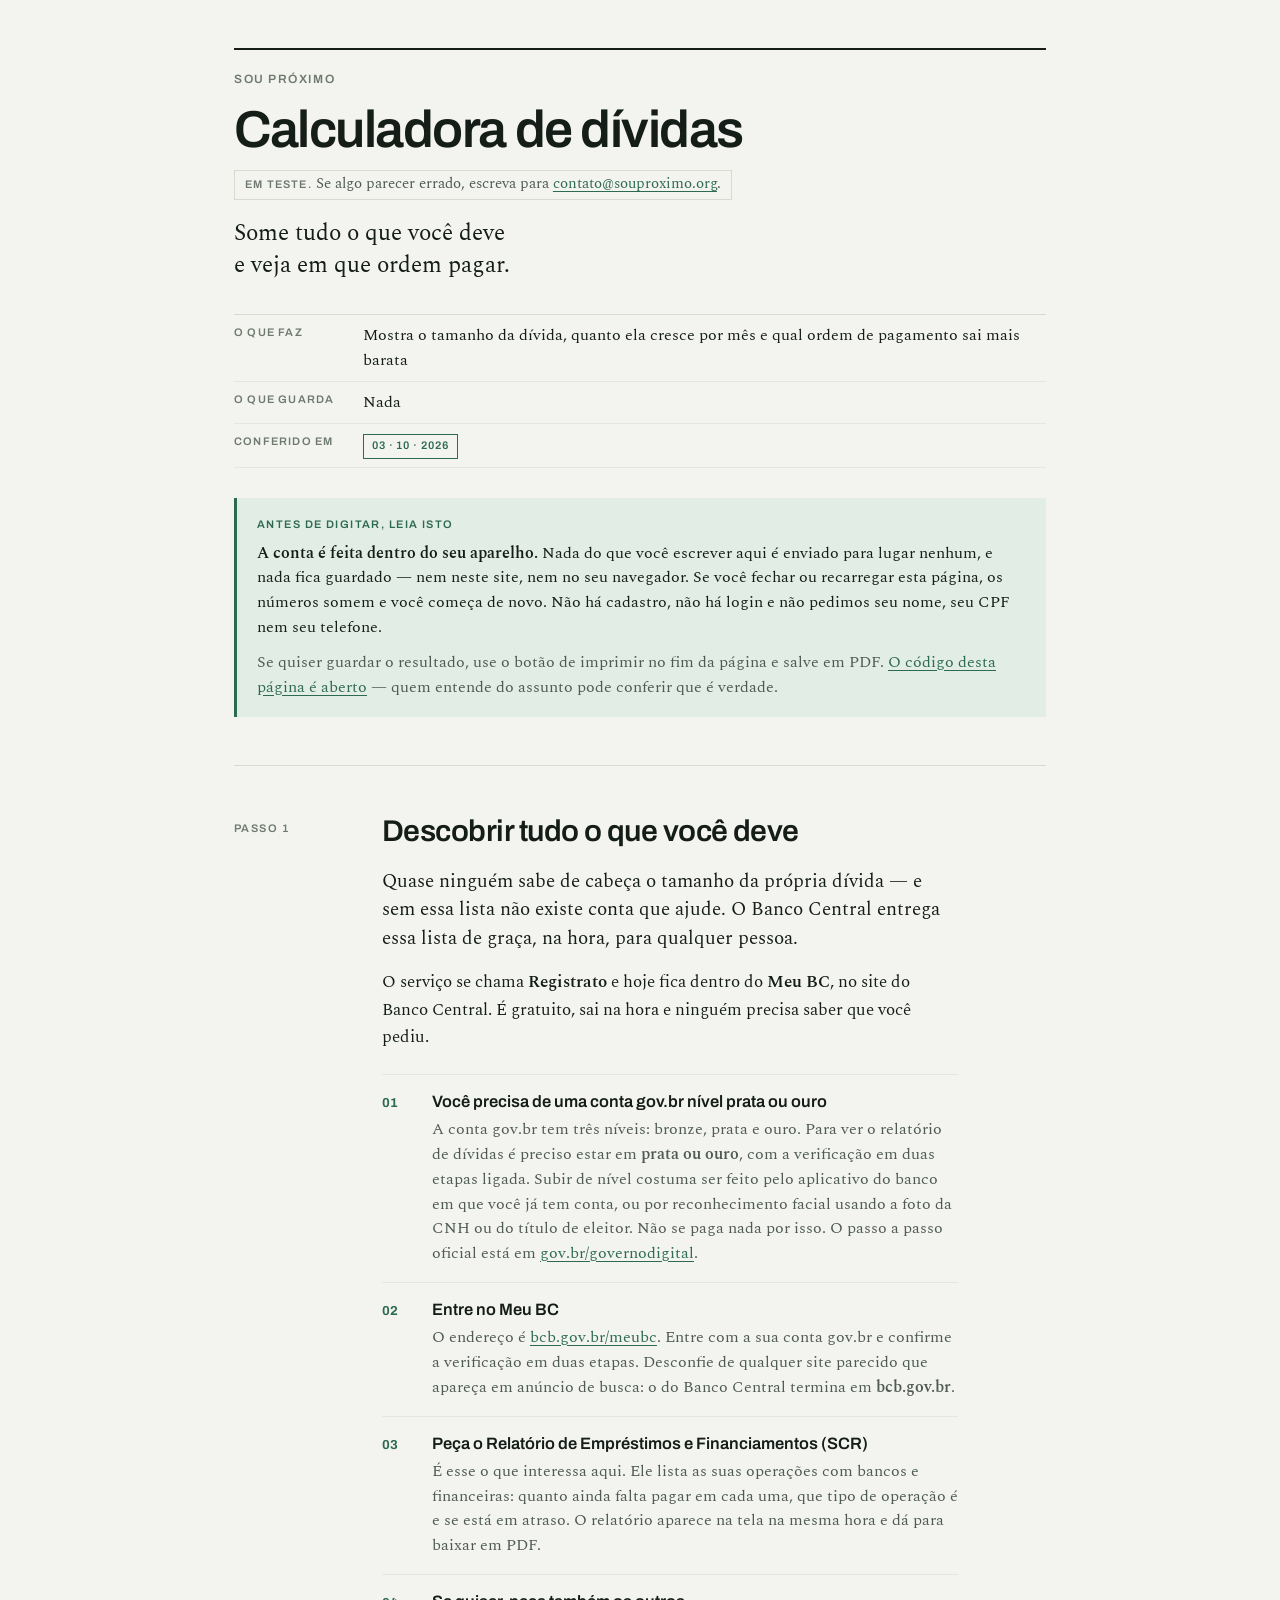
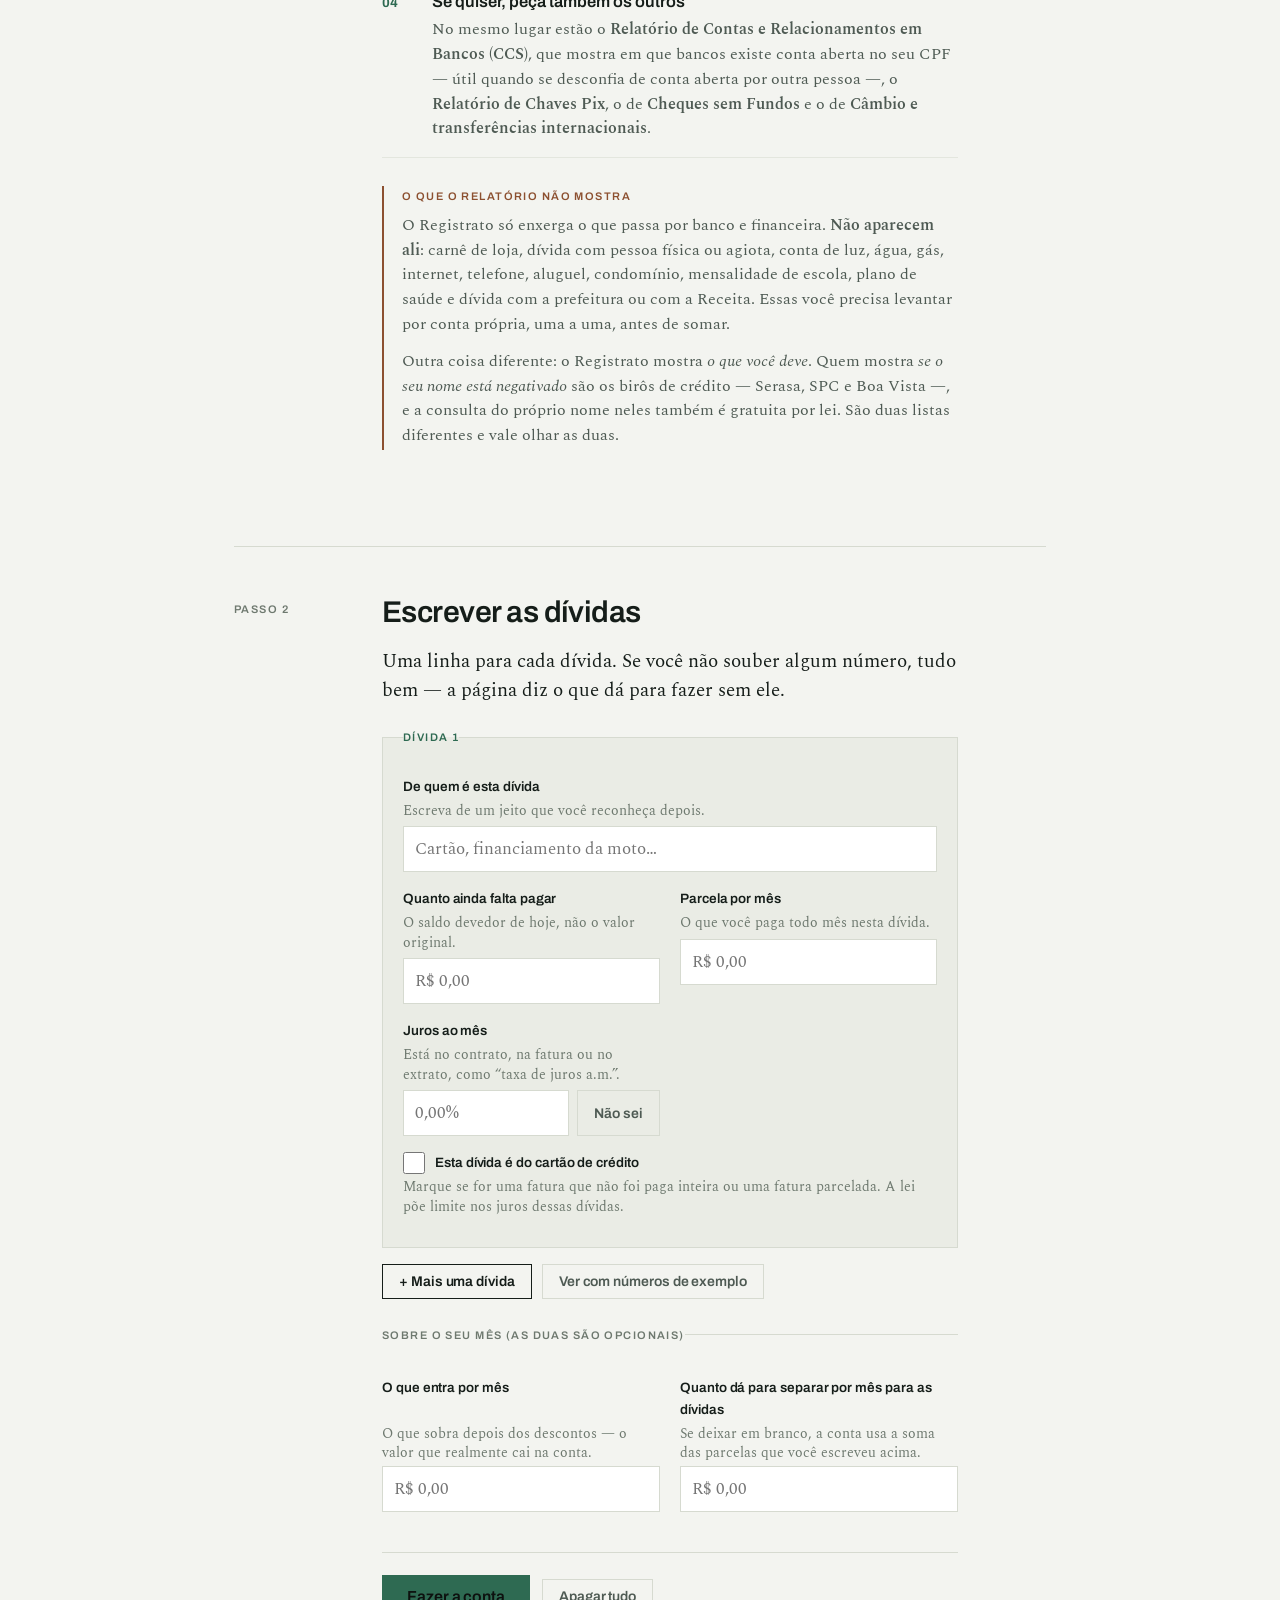
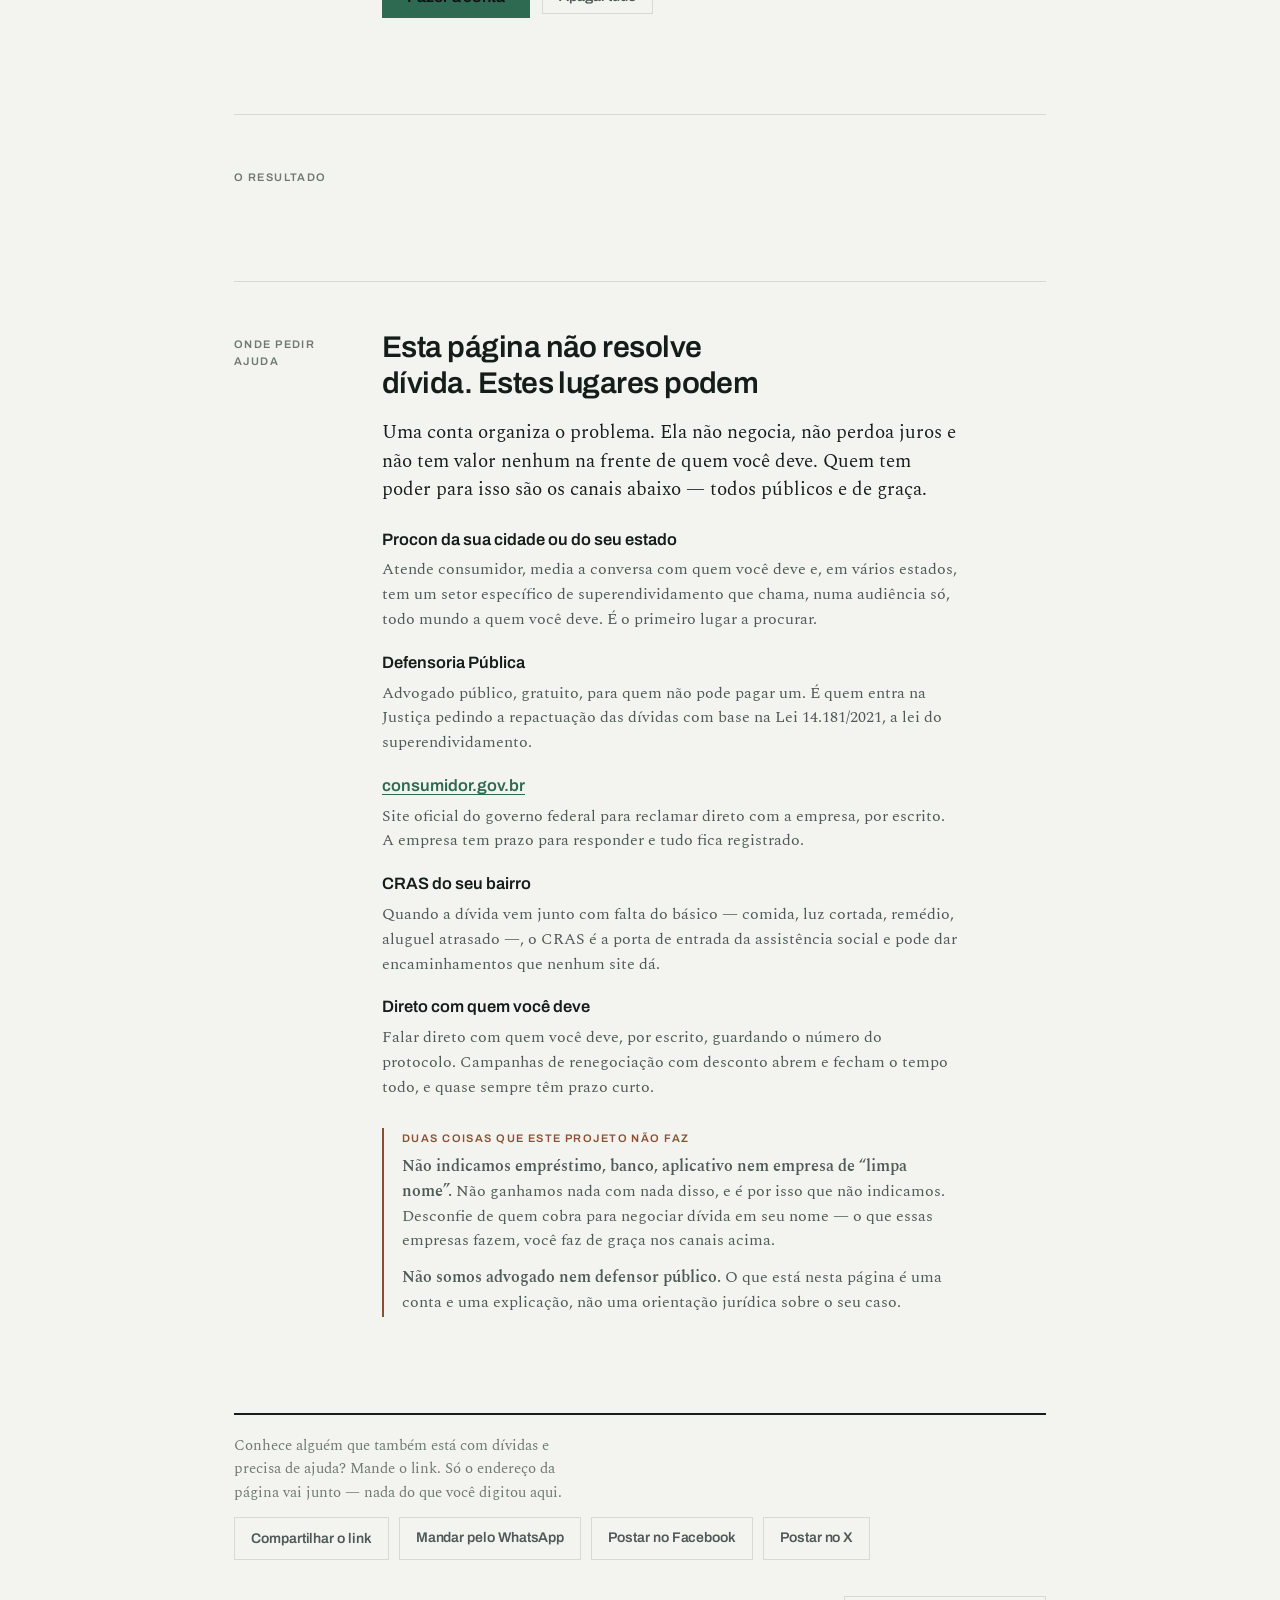
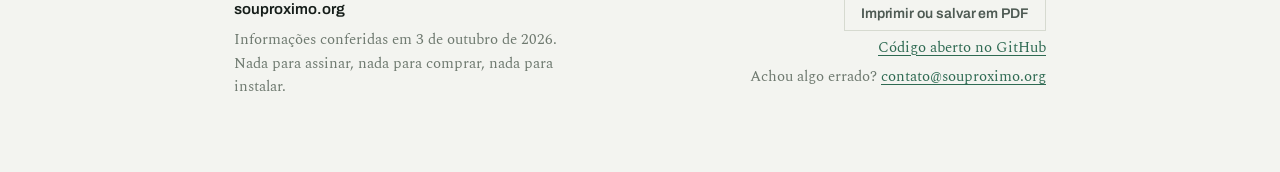
<file: index.html>
<!doctype html>
<html lang="pt-BR">
<head>
<meta charset="utf-8">
<meta name="viewport" content="width=device-width,initial-scale=1,viewport-fit=cover">
<title>Calculadora de dívidas — Sou Próximo</title>
<meta name="description" content="Some tudo o que você deve, veja quanto cada dívida cresce por mês e em que ordem pagar. A conta é feita no seu aparelho e nada do que você digitar sai dele.">
<meta name="robots" content="index, follow">

<meta property="og:type" content="website">
<meta property="og:site_name" content="Sou Próximo">
<meta property="og:locale" content="pt_BR">
<meta property="og:title" content="Calculadora de dívidas">
<meta property="og:description" content="Some tudo o que você deve, veja quanto cada dívida cresce por mês e em que ordem pagar. Nada do que você digitar sai do seu aparelho.">
<meta property="og:url" content="https://souproximo.org/dividas/">
<!-- Endereço absoluto: quem lê estas tags é o robô da rede social, que não
     resolve caminho relativo. A fonte da imagem está em ferramentas/. -->
<meta property="og:image" content="https://souproximo.org/dividas/compartilhar.png">
<meta property="og:image:type" content="image/png">
<meta property="og:image:width" content="1200">
<meta property="og:image:height" content="630">
<meta property="og:image:alt" content="Calculadora de dívidas, do Sou Próximo: some tudo o que você deve e veja em que ordem pagar.">
<meta name="twitter:card" content="summary_large_image">

<link rel="icon" href="./favicon.svg" type="image/svg+xml">
<link rel="stylesheet" href="./calculadora.css">
<link rel="preload" href="./fonts/spectral-latin-400-normal.woff2" as="font" type="font/woff2" crossorigin>
<link rel="preload" href="./fonts/archivo-latin-600-normal.woff2" as="font" type="font/woff2" crossorigin>
</head>
<body>

<div class="sheet">

  <header class="ficha">
    <p class="marca-projeto"><a href="https://souproximo.org">Sou Próximo</a></p>
    <h1 class="titulo">Calculadora de dívidas</h1>
    <p class="em-teste contato"><strong>Em teste.</strong> Se algo parecer errado, escreva para <a href="mailto:contato@souproximo.org?subject=Calculadora%20de%20d%C3%ADvidas">contato@souproximo.org</a>.</p>
    <p class="tese">Some tudo o que você deve e veja em que ordem pagar.</p>

    <dl class="dados">
      <dt>O que faz</dt>
      <dd>Mostra o tamanho da dívida, quanto ela cresce por mês e qual ordem de pagamento sai mais barata</dd>
      <dt>O que guarda</dt>
      <dd>Nada</dd>
      <dt>Conferido em</dt>
      <dd><span class="selo">03 · 10 · 2026</span></dd>
    </dl>

    <div class="privacidade">
      <span class="label">Antes de digitar, leia isto</span>
      <p><strong>A conta é feita dentro do seu aparelho.</strong> Nada do que você escrever aqui é enviado para lugar nenhum, e nada fica guardado — nem neste site, nem no seu navegador. Se você fechar ou recarregar esta página, os números somem e você começa de novo. Não há cadastro, não há login e não pedimos seu nome, seu CPF nem seu telefone.</p>
      <p class="fina">Se quiser guardar o resultado, use o botão de imprimir no fim da página e salve em PDF. <a href="https://github.com/souproximo/calculadora-dividas" target="_blank" rel="noopener">O código desta página é aberto</a> — quem entende do assunto pode conferir que é verdade.</p>
    </div>
  </header>

  <!-- ============================ PASSO 1 ============================ -->

  <section id="passo-1">
    <div class="label">Passo 1</div>
    <div class="corpo">
      <h2>Descobrir tudo o que você deve</h2>
      <p class="destaque">Quase ninguém sabe de cabeça o tamanho da própria dívida — e sem essa lista não existe conta que ajude. O Banco Central entrega essa lista de graça, na hora, para qualquer pessoa.</p>

      <p>O serviço se chama <strong>Registrato</strong> e hoje fica dentro do <strong>Meu BC</strong>, no site do Banco Central. É gratuito, sai na hora e ninguém precisa saber que você pediu.</p>

      <ol class="passos">
        <li>
          <p class="passo-t">Você precisa de uma conta gov.br nível prata ou ouro</p>
          <p class="passo-d">A conta gov.br tem três níveis: bronze, prata e ouro. Para ver o relatório de dívidas é preciso estar em <strong>prata ou ouro</strong>, com a verificação em duas etapas ligada. Subir de nível costuma ser feito pelo aplicativo do banco em que você já tem conta, ou por reconhecimento facial usando a foto da CNH ou do título de eleitor. Não se paga nada por isso. O passo a passo oficial está em <a href="https://www.gov.br/governodigital/pt-br/conta-gov-br" target="_blank" rel="noopener">gov.br/governodigital</a>.</p>
        </li>
        <li>
          <p class="passo-t">Entre no Meu BC</p>
          <p class="passo-d">O endereço é <a href="https://www.bcb.gov.br/meubc" target="_blank" rel="noopener">bcb.gov.br/meubc</a>. Entre com a sua conta gov.br e confirme a verificação em duas etapas. Desconfie de qualquer site parecido que apareça em anúncio de busca: o do Banco Central termina em <strong>bcb.gov.br</strong>.</p>
        </li>
        <li>
          <p class="passo-t">Peça o Relatório de Empréstimos e Financiamentos (SCR)</p>
          <p class="passo-d">É esse o que interessa aqui. Ele lista as suas operações com bancos e financeiras: quanto ainda falta pagar em cada uma, que tipo de operação é e se está em atraso. O relatório aparece na tela na mesma hora e dá para baixar em PDF.</p>
        </li>
        <li>
          <p class="passo-t">Se quiser, peça também os outros</p>
          <p class="passo-d">No mesmo lugar estão o <strong>Relatório de Contas e Relacionamentos em Bancos (CCS)</strong>, que mostra em que bancos existe conta aberta no seu CPF — útil quando se desconfia de conta aberta por outra pessoa —, o <strong>Relatório de Chaves Pix</strong>, o de <strong>Cheques sem Fundos</strong> e o de <strong>Câmbio e transferências internacionais</strong>.</p>
        </li>
      </ol>

      <div class="ressalva">
        <span class="label">O que o relatório não mostra</span>
        <p>O Registrato só enxerga o que passa por banco e financeira. <strong>Não aparecem ali</strong>: carnê de loja, dívida com pessoa física ou agiota, conta de luz, água, gás, internet, telefone, aluguel, condomínio, mensalidade de escola, plano de saúde e dívida com a prefeitura ou com a Receita. Essas você precisa levantar por conta própria, uma a uma, antes de somar.</p>
        <p>Outra coisa diferente: o Registrato mostra <em>o que você deve</em>. Quem mostra <em>se o seu nome está negativado</em> são os birôs de crédito — Serasa, SPC e Boa Vista —, e a consulta do próprio nome neles também é gratuita por lei. São duas listas diferentes e vale olhar as duas.</p>
      </div>
    </div>
  </section>

  <!-- ============================ PASSO 2 ============================ -->

  <section id="passo-2">
    <div class="label">Passo 2</div>
    <div class="corpo">
      <h2>Escrever as dívidas</h2>
      <p class="destaque">Uma linha para cada dívida. Se você não souber algum número, tudo bem — a página diz o que dá para fazer sem ele.</p>

      <!-- Este formulário nunca é enviado: a conta é feita pelo calculadora.js
           e nada sai do aparelho. Por isso os campos não têm "name" (sem name,
           nada vai para a URL) e o botão nasce desabilitado — só o script liga,
           depois de assumir o envio. Se o script não carregar, o botão fica
           parado em vez de mandar o que a pessoa digitou para o endereço. -->
      <form id="formulario" novalidate>

        <div id="lista-dividas" class="lista-dividas"></div>

        <div class="acoes-lista">
          <button type="button" id="adicionar" class="botao">+ Mais uma dívida</button>
          <button type="button" id="exemplo" class="botao botao-fino">Ver com números de exemplo</button>
        </div>

        <fieldset class="bloco-renda">
          <legend class="label">Sobre o seu mês (as duas são opcionais)</legend>

          <div class="campos-renda">
            <p class="campo">
              <label for="renda">O que entra por mês</label>
              <span class="ajuda">O que sobra depois dos descontos — o valor que realmente cai na conta.</span>
              <input type="text" id="renda" inputmode="decimal" autocomplete="off" placeholder="R$ 0,00">
            </p>

            <p class="campo">
              <label for="disponivel">Quanto dá para separar por mês para as dívidas</label>
              <span class="ajuda">Se deixar em branco, a conta usa a soma das parcelas que você escreveu acima.</span>
              <input type="text" id="disponivel" inputmode="decimal" autocomplete="off" placeholder="R$ 0,00">
            </p>
          </div>
        </fieldset>

        <div class="acoes-conta">
          <button type="submit" id="fazer-conta" class="botao botao-forte" disabled>Fazer a conta</button>
          <button type="button" id="limpar" class="botao botao-fino">Apagar tudo</button>
        </div>

      </form>
    </div>
  </section>

  <!-- ========================== RESULTADO =========================== -->

  <section id="resultado" hidden aria-live="polite">
    <div class="label">O resultado</div>
    <div class="corpo" id="resultado-corpo"></div>
  </section>

  <!-- ========================== ENCAMINHAMENTO ====================== -->

  <section id="ajuda">
    <div class="label">Onde pedir ajuda</div>
    <div class="corpo">
      <h2>Esta página não resolve dívida. Estes lugares podem</h2>
      <p class="destaque">Uma conta organiza o problema. Ela não negocia, não perdoa juros e não tem valor nenhum na frente de quem você deve. Quem tem poder para isso são os canais abaixo — todos públicos e de graça.</p>

      <dl class="canais">
        <dt>Procon da sua cidade ou do seu estado</dt>
        <dd>Atende consumidor, media a conversa com quem você deve e, em vários estados, tem um setor específico de superendividamento que chama, numa audiência só, todo mundo a quem você deve. É o primeiro lugar a procurar.</dd>

        <dt>Defensoria Pública</dt>
        <dd>Advogado público, gratuito, para quem não pode pagar um. É quem entra na Justiça pedindo a repactuação das dívidas com base na Lei 14.181/2021, a lei do superendividamento.</dd>

        <dt><a href="https://www.consumidor.gov.br" target="_blank" rel="noopener">consumidor.gov.br</a></dt>
        <dd>Site oficial do governo federal para reclamar direto com a empresa, por escrito. A empresa tem prazo para responder e tudo fica registrado.</dd>

        <dt>CRAS do seu bairro</dt>
        <dd>Quando a dívida vem junto com falta do básico — comida, luz cortada, remédio, aluguel atrasado —, o CRAS é a porta de entrada da assistência social e pode dar encaminhamentos que nenhum site dá.</dd>

        <dt>Direto com quem você deve</dt>
        <dd>Falar direto com quem você deve, por escrito, guardando o número do protocolo. Campanhas de renegociação com desconto abrem e fecham o tempo todo, e quase sempre têm prazo curto.</dd>
      </dl>

      <div class="ressalva">
        <span class="label">Duas coisas que este projeto não faz</span>
        <p><strong>Não indicamos empréstimo, banco, aplicativo nem empresa de “limpa nome”.</strong> Não ganhamos nada com nada disso, e é por isso que não indicamos. Desconfie de quem cobra para negociar dívida em seu nome — o que essas empresas fazem, você faz de graça nos canais acima.</p>
        <p><strong>Não somos advogado nem defensor público.</strong> O que está nesta página é uma conta e uma explicação, não uma orientação jurídica sobre o seu caso.</p>
      </div>
    </div>
  </section>

  <footer>
    <div>
      <span class="dominio"><a href="https://souproximo.org">souproximo.org</a></span>
      <p class="nota">Informações conferidas em 3 de outubro de 2026. Nada para assinar, nada para comprar, nada para instalar.</p>
    </div>
    <div class="compartilhar">
      <p class="nota">Conhece alguém que também está com dívidas e precisa de ajuda? Mande o link. Só o endereço da página vai junto — nada do que você digitou aqui.</p>
      <p class="compartilhar-acoes">
        <button type="button" id="compartilhar" class="botao botao-fino">Compartilhar o link</button>
        <a class="botao botao-fino" id="compartilhar-whatsapp" href="https://wa.me/?text=Calculadora%20gratuita%20de%20d%C3%ADvidas%3A%20soma%20o%20que%20se%20deve%20e%20mostra%20em%20que%20ordem%20pagar.%20A%20conta%20%C3%A9%20feita%20no%20pr%C3%B3prio%20celular%20e%20nada%20sai%20dele.%20https%3A%2F%2Fsouproximo.org%2Fdividas%2F" target="_blank" rel="noopener noreferrer">Mandar pelo WhatsApp</a>
        <a class="botao botao-fino" href="https://www.facebook.com/sharer/sharer.php?u=https%3A%2F%2Fsouproximo.org%2Fdividas%2F" target="_blank" rel="noopener noreferrer">Postar no Facebook</a>
        <a class="botao botao-fino" href="https://x.com/intent/tweet?text=Calculadora%20gratuita%20de%20d%C3%ADvidas%3A%20soma%20o%20que%20se%20deve%20e%20mostra%20em%20que%20ordem%20pagar.%20A%20conta%20%C3%A9%20feita%20no%20pr%C3%B3prio%20celular%20e%20nada%20sai%20dele.&amp;url=https%3A%2F%2Fsouproximo.org%2Fdividas%2F" target="_blank" rel="noopener noreferrer">Postar no X</a>
      </p>
      <p class="nota" id="compartilhar-aviso" role="status" aria-live="polite"></p>
    </div>
    <div class="rodape-links">
      <button type="button" id="imprimir" class="botao botao-fino">Imprimir ou salvar em PDF</button>
      <p class="nota"><a href="https://github.com/souproximo/calculadora-dividas" target="_blank" rel="noopener">Código aberto no GitHub</a></p>
      <p class="nota contato">Achou algo errado? <a href="mailto:contato@souproximo.org?subject=Calculadora%20de%20d%C3%ADvidas">contato@souproximo.org</a></p>
    </div>
  </footer>

</div>

<!-- Modelo de uma linha de dívida. Fica aqui para o JavaScript clonar. -->
<template id="modelo-divida">
  <fieldset class="divida">
    <legend class="divida-n label">Dívida</legend>

    <div class="divida-campos">
      <p class="campo campo-nome">
        <label>De quem é esta dívida</label>
        <span class="ajuda">Escreva de um jeito que você reconheça depois.</span>
        <input type="text" class="f-nome" autocomplete="off" placeholder="Cartão, financiamento da moto…">
      </p>

      <p class="campo">
        <label>Quanto ainda falta pagar</label>
        <span class="ajuda">O saldo devedor de hoje, não o valor original.</span>
        <input type="text" class="f-saldo" inputmode="decimal" autocomplete="off" placeholder="R$ 0,00">
      </p>

      <p class="campo">
        <label>Parcela por mês</label>
        <span class="ajuda">O que você paga todo mês nesta dívida.</span>
        <input type="text" class="f-parcela" inputmode="decimal" autocomplete="off" placeholder="R$ 0,00">
      </p>

      <p class="campo">
        <label>Juros ao mês</label>
        <span class="ajuda">Está no contrato, na fatura ou no extrato, como “taxa de juros a.m.”.</span>
        <span class="linha-juros">
          <input type="text" class="f-juros" inputmode="decimal" autocomplete="off" placeholder="0,00%">
          <button type="button" class="botao botao-fino f-nao-sei">Não sei</button>
        </span>
      </p>

      <p class="campo campo-cartao">
        <label><input type="checkbox" class="f-cartao"> Esta dívida é do cartão de crédito</label>
        <span class="ajuda">Marque se for uma fatura que não foi paga inteira ou uma fatura parcelada. A lei põe limite nos juros dessas dívidas.</span>
      </p>
    </div>

    <div class="descobrir-juros" hidden>
      <span class="label">Descobrir os juros pela parcela</span>
      <p class="fina">Com o quanto falta pagar, o valor da parcela e quantas parcelas ainda faltam, dá para calcular os juros embutidos.</p>
      <p class="campo campo-estreito">
        <label>Quantas parcelas ainda faltam</label>
        <input type="text" class="f-n-parcelas" inputmode="numeric" autocomplete="off" placeholder="12">
      </p>
      <p class="acoes-lista">
        <button type="button" class="botao f-calcular-juros">Calcular os juros</button>
        <button type="button" class="botao botao-fino f-fechar-juros">Fechar</button>
      </p>
      <p class="resposta-juros" role="status"></p>
    </div>

    <p class="divida-remover">
      <button type="button" class="botao botao-fino f-remover">Tirar esta dívida da lista</button>
    </p>

    <p class="erro-divida" role="alert" hidden></p>
  </fieldset>
</template>

<script type="module" src="./calculadora.js"></script>
</body>
</html>
</file>
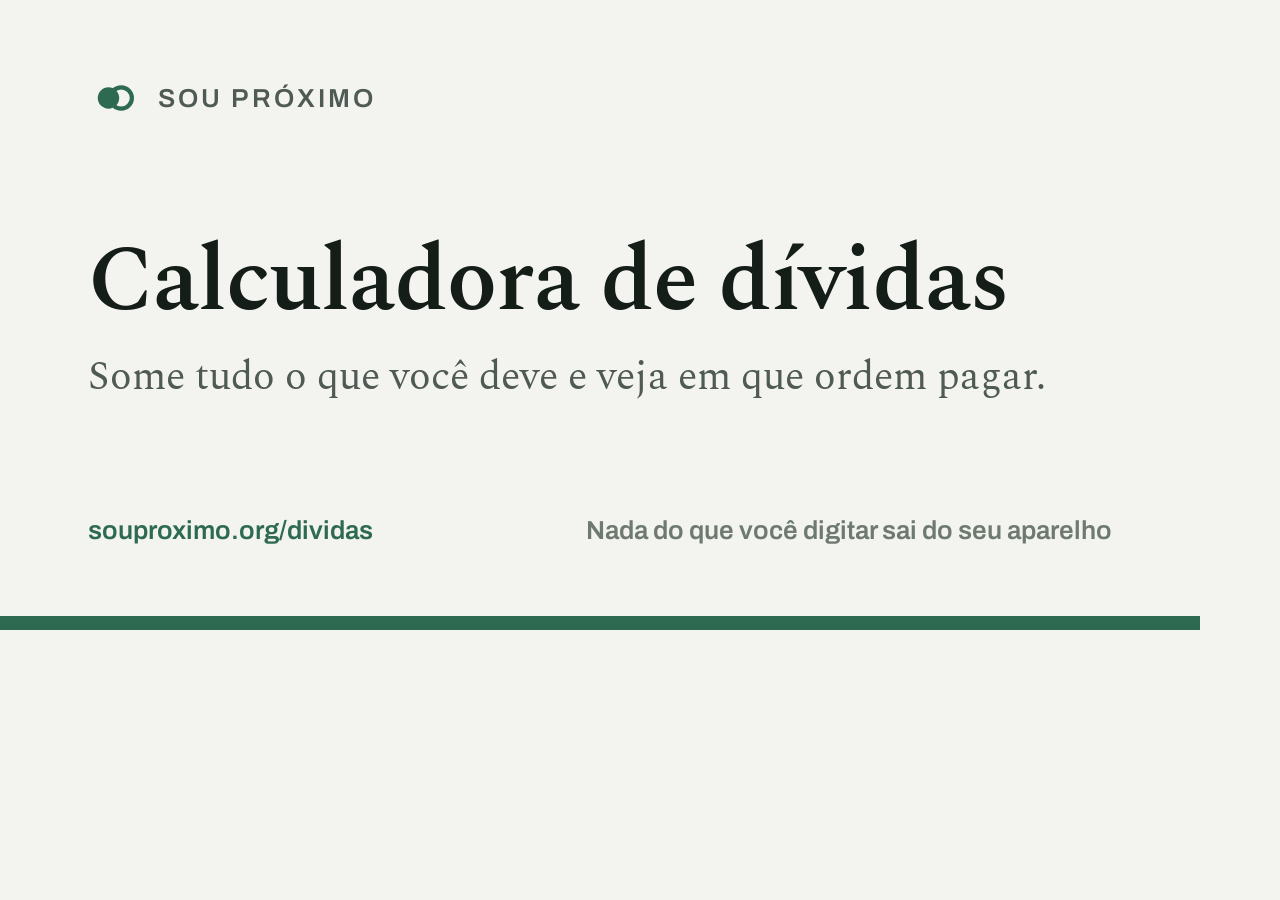
<file: ferramentas/imagem-compartilhar.html>
<!doctype html>
<!--
  Fonte da imagem que aparece quando o link é compartilhado (compartilhar.png).
  Não vai para o ar: fica em ferramentas/, que está no .assetsignore.

  Para gerar de novo, na raiz do repositório:

    "/Applications/Google Chrome.app/Contents/MacOS/Google Chrome" --headless \
      --disable-gpu --hide-scrollbars --force-device-scale-factor=1 \
      --window-size=1200,630 --screenshot=compartilhar.png \
      "file://$PWD/ferramentas/imagem-compartilhar.html"

  1200×630 é o tamanho que WhatsApp, Facebook, LinkedIn e X esperam.
-->
<html lang="pt-BR">
<head>
<meta charset="utf-8">
<style>
  @font-face { font-family: 'Archivo'; font-weight: 600; src: url(../fonts/archivo-latin-600-normal.woff2) format('woff2'); }
  @font-face { font-family: 'Spectral'; font-weight: 400; src: url(../fonts/spectral-latin-400-normal.woff2) format('woff2'); }
  @font-face { font-family: 'Spectral'; font-weight: 600; src: url(../fonts/spectral-latin-600-normal.woff2) format('woff2'); }

  html, body { margin: 0; }
  body {
    width: 1200px; height: 630px; box-sizing: border-box;
    padding: 72px 88px;
    background: #F3F4F0; color: #151D19;
    font-family: 'Spectral', Georgia, serif;
    display: flex; flex-direction: column; justify-content: space-between;
    border-bottom: 14px solid #2E6A52;
    -webkit-font-smoothing: antialiased;
  }
  .marca {
    display: flex; align-items: center; gap: 18px;
    font-family: 'Archivo', Arial, sans-serif; font-weight: 600;
    font-size: 26px; letter-spacing: 0.12em; text-transform: uppercase; color: #4E5A53;
  }
  h1 { margin: 0 0 22px; font-weight: 600; font-size: 92px; line-height: 1.02; letter-spacing: -0.01em; }
  p  { margin: 0; font-size: 40px; line-height: 1.3; color: #4E5A53; max-width: 1024px; }
  .rodape {
    display: flex; justify-content: space-between; align-items: baseline;
    font-family: 'Archivo', Arial, sans-serif; font-weight: 600; font-size: 26px;
  }
  .rodape .endereco { color: #2E6A52; }
  .rodape .aviso { color: #6E796F; }
</style>
</head>
<body>
  <div class="marca">
    <svg width="52" height="52" viewBox="0 0 32 32" aria-hidden="true">
      <circle cx="12.6" cy="16" r="6.6" fill="#2E6A52"/>
      <circle cx="20.4" cy="16" r="6.6" fill="none" stroke="#2E6A52" stroke-width="2.6"/>
    </svg>
    Sou Próximo
  </div>
  <div>
    <h1>Calculadora de dívidas</h1>
    <p>Some tudo o que você deve e veja em que ordem pagar.</p>
  </div>
  <div class="rodape">
    <span class="endereco">souproximo.org/dividas</span>
    <span class="aviso">Nada do que você digitar sai do seu aparelho</span>
  </div>
</body>
</html>
</file>
<file: calculadora.css>
/* ------------------------------------------------------------------ *
 * Calculadora de dívidas — Sou Próximo
 *
 * Mesma tipografia e mesma paleta do souproximo.org: quem chega aqui
 * precisa reconhecer de onde a página veio.
 *
 * Regra 02: nenhuma URL aqui aponta para fora deste domínio. As fontes
 * ficam em ./fonts. Se você for mexer neste arquivo, mantenha assim.
 * ------------------------------------------------------------------ */

/* ---------- fontes auto-hospedadas (SIL OFL 1.1, ver fonts/) ---------- */

@font-face {
  font-family: 'Archivo'; font-style: normal; font-weight: 600; font-display: swap;
  src: url(./fonts/archivo-latin-ext-600-normal.woff2) format('woff2');
  unicode-range: U+0100-02BA,U+02BD-02C5,U+02C7-02CC,U+02CE-02D7,U+02DD-02FF,U+0304,U+0308,U+0329,U+1D00-1DBF,U+1E00-1E9F,U+1EF2-1EFF,U+2020,U+20A0-20AB,U+20AD-20C0,U+2113,U+2C60-2C7F,U+A720-A7FF;
}
@font-face {
  font-family: 'Archivo'; font-style: normal; font-weight: 600; font-display: swap;
  src: url(./fonts/archivo-latin-600-normal.woff2) format('woff2');
  unicode-range: U+0000-00FF,U+0131,U+0152-0153,U+02BB-02BC,U+02C6,U+02DA,U+02DC,U+0304,U+0308,U+0329,U+2000-206F,U+20AC,U+2122,U+2191,U+2193,U+2212,U+2215,U+FEFF,U+FFFD;
}
@font-face {
  font-family: 'Archivo'; font-style: normal; font-weight: 700; font-display: swap;
  src: url(./fonts/archivo-latin-ext-700-normal.woff2) format('woff2');
  unicode-range: U+0100-02BA,U+02BD-02C5,U+02C7-02CC,U+02CE-02D7,U+02DD-02FF,U+0304,U+0308,U+0329,U+1D00-1DBF,U+1E00-1E9F,U+1EF2-1EFF,U+2020,U+20A0-20AB,U+20AD-20C0,U+2113,U+2C60-2C7F,U+A720-A7FF;
}
@font-face {
  font-family: 'Archivo'; font-style: normal; font-weight: 700; font-display: swap;
  src: url(./fonts/archivo-latin-700-normal.woff2) format('woff2');
  unicode-range: U+0000-00FF,U+0131,U+0152-0153,U+02BB-02BC,U+02C6,U+02DA,U+02DC,U+0304,U+0308,U+0329,U+2000-206F,U+20AC,U+2122,U+2191,U+2193,U+2212,U+2215,U+FEFF,U+FFFD;
}
@font-face {
  font-family: 'Spectral'; font-style: normal; font-weight: 400; font-display: swap;
  src: url(./fonts/spectral-latin-ext-400-normal.woff2) format('woff2');
  unicode-range: U+0100-02BA,U+02BD-02C5,U+02C7-02CC,U+02CE-02D7,U+02DD-02FF,U+0304,U+0308,U+0329,U+1D00-1DBF,U+1E00-1E9F,U+1EF2-1EFF,U+2020,U+20A0-20AB,U+20AD-20C0,U+2113,U+2C60-2C7F,U+A720-A7FF;
}
@font-face {
  font-family: 'Spectral'; font-style: normal; font-weight: 400; font-display: swap;
  src: url(./fonts/spectral-latin-400-normal.woff2) format('woff2');
  unicode-range: U+0000-00FF,U+0131,U+0152-0153,U+02BB-02BC,U+02C6,U+02DA,U+02DC,U+0304,U+0308,U+0329,U+2000-206F,U+20AC,U+2122,U+2191,U+2193,U+2212,U+2215,U+FEFF,U+FFFD;
}
@font-face {
  font-family: 'Spectral'; font-style: italic; font-weight: 400; font-display: swap;
  src: url(./fonts/spectral-latin-ext-400-italic.woff2) format('woff2');
  unicode-range: U+0100-02BA,U+02BD-02C5,U+02C7-02CC,U+02CE-02D7,U+02DD-02FF,U+0304,U+0308,U+0329,U+1D00-1DBF,U+1E00-1E9F,U+1EF2-1EFF,U+2020,U+20A0-20AB,U+20AD-20C0,U+2113,U+2C60-2C7F,U+A720-A7FF;
}
@font-face {
  font-family: 'Spectral'; font-style: italic; font-weight: 400; font-display: swap;
  src: url(./fonts/spectral-latin-400-italic.woff2) format('woff2');
  unicode-range: U+0000-00FF,U+0131,U+0152-0153,U+02BB-02BC,U+02C6,U+02DA,U+02DC,U+0304,U+0308,U+0329,U+2000-206F,U+20AC,U+2122,U+2191,U+2193,U+2212,U+2215,U+FEFF,U+FFFD;
}
@font-face {
  font-family: 'Spectral'; font-style: normal; font-weight: 600; font-display: swap;
  src: url(./fonts/spectral-latin-ext-600-normal.woff2) format('woff2');
  unicode-range: U+0100-02BA,U+02BD-02C5,U+02C7-02CC,U+02CE-02D7,U+02DD-02FF,U+0304,U+0308,U+0329,U+1D00-1DBF,U+1E00-1E9F,U+1EF2-1EFF,U+2020,U+20A0-20AB,U+20AD-20C0,U+2113,U+2C60-2C7F,U+A720-A7FF;
}
@font-face {
  font-family: 'Spectral'; font-style: normal; font-weight: 600; font-display: swap;
  src: url(./fonts/spectral-latin-600-normal.woff2) format('woff2');
  unicode-range: U+0000-00FF,U+0131,U+0152-0153,U+02BB-02BC,U+02C6,U+02DA,U+02DC,U+0304,U+0308,U+0329,U+2000-206F,U+20AC,U+2122,U+2191,U+2193,U+2212,U+2215,U+FEFF,U+FFFD;
}

/* ---------- cores ---------- */

:root {
  color-scheme: light dark;
  --paper:      #F3F4F0;
  --paper-sunk: #EAECE5;
  --ink:        #151D19;
  --ink-soft:   #4E5A53;
  --muted:      #6E796F;
  --rule:       #D6DAD0;
  --rule-soft:  #E3E6DE;
  --accent:     #2E6A52;
  --accent-sunk:#E2EDE6;
  --clay:       #8C5030;
  --clay-sunk:  #F4E7DE;
  --campo-bg:   #FFFFFF;
}

@media (prefers-color-scheme: dark) {
  :root:not([data-theme="light"]) {
    --paper:      #121714;
    --paper-sunk: #1A211C;
    --ink:        #E7EBE4;
    --ink-soft:   #B3BDB4;
    --muted:      #8C978D;
    --rule:       #2C352F;
    --rule-soft:  #232B26;
    --accent:     #7FBE9C;
    --accent-sunk:#17271F;
    --clay:       #D09468;
    --clay-sunk:  #261C15;
    --campo-bg:   #0D110F;
  }
}

* { box-sizing: border-box; }

body {
  margin: 0;
  background: var(--paper);
  color: var(--ink);
  font-family: "Spectral", Georgia, "Times New Roman", serif;
  font-size: 17px;
  line-height: 1.62;
  -webkit-font-smoothing: antialiased;
}

.sheet {
  max-width: 860px;
  margin: 0 auto;
  padding-inline: 24px;
  padding-block: 48px 72px;
}

a { color: var(--accent); text-underline-offset: 3px; }
a:focus-visible, button:focus-visible, input:focus-visible {
  outline: 2px solid var(--accent);
  outline-offset: 2px;
}

em { font-style: italic; }
strong { font-weight: 600; }

.label {
  font-family: "Archivo", "Helvetica Neue", Arial, sans-serif;
  font-size: 11px;
  font-weight: 600;
  letter-spacing: 0.13em;
  text-transform: uppercase;
  color: var(--muted);
  line-height: 1.5;
}

.num, .dados dd, table { font-variant-numeric: tabular-nums; }

/* ---------- cabeçalho ---------- */

header.ficha { border-top: 2px solid var(--ink); padding-top: 20px; }

.marca-projeto {
  font-family: "Archivo", "Helvetica Neue", Arial, sans-serif;
  font-size: 12px; font-weight: 600; letter-spacing: 0.13em;
  text-transform: uppercase; margin: 0 0 14px;
}
.marca-projeto a { color: var(--muted); text-decoration: none; }
.marca-projeto a:hover { color: var(--accent); }

.titulo {
  font-family: "Archivo", "Helvetica Neue", Arial, sans-serif;
  font-weight: 600;
  font-size: clamp(32px, 7.5vw, 52px);
  letter-spacing: -0.028em;
  line-height: 1.02;
  margin: 0;
  text-wrap: balance;
}

/* Selo de "em teste": discreto, perto do título. Leva a classe .contato,
   então não sai na impressão. */
.em-teste {
  display: inline-block;
  max-width: 100%;
  margin: 14px 0 0;
  padding: 3px 10px 4px;
  border: 1px solid var(--rule);
  font-size: 14.5px;
  line-height: 1.45;
  color: var(--ink-soft);
  overflow-wrap: anywhere;
}
.em-teste strong {
  font-family: "Archivo", "Helvetica Neue", Arial, sans-serif;
  font-size: 11px; font-weight: 600; letter-spacing: 0.11em;
  text-transform: uppercase; color: var(--muted);
}

.tese {
  font-size: clamp(19px, 2.6vw, 23px);
  line-height: 1.38;
  max-width: 28ch;
  margin: 18px 0 0;
  text-wrap: balance;
}

.dados {
  display: grid;
  grid-template-columns: max-content 1fr;
  margin-top: 32px;
  border-top: 1px solid var(--rule);
}

.dados dt {
  grid-column: 1;
  padding: 9px 28px 9px 0;
  border-bottom: 1px solid var(--rule-soft);
  font-family: "Archivo", "Helvetica Neue", Arial, sans-serif;
  font-size: 11px; font-weight: 600; letter-spacing: 0.11em;
  text-transform: uppercase; color: var(--muted); white-space: nowrap;
}

.dados dd {
  grid-column: 2;
  margin: 0;
  padding: 8px 0;
  border-bottom: 1px solid var(--rule-soft);
  font-size: 15.5px;
}

.selo {
  display: inline-block;
  border: 1px solid var(--accent);
  color: var(--accent);
  padding: 2px 8px 3px;
  font-family: "Archivo", "Helvetica Neue", Arial, sans-serif;
  font-size: 11px; font-weight: 600; letter-spacing: 0.09em;
  text-transform: uppercase;
}

.privacidade {
  margin-top: 30px;
  background: var(--accent-sunk);
  border-left: 3px solid var(--accent);
  padding: 18px 20px;
}
.privacidade .label { display: block; color: var(--accent); margin-bottom: 8px; }
.privacidade p { margin: 0 0 10px; font-size: 16px; line-height: 1.55; }
.privacidade p:last-child { margin-bottom: 0; }
.fina { font-size: 15px; color: var(--ink-soft); }

/* ---------- seções ---------- */

section {
  display: grid;
  grid-template-columns: 116px 1fr;
  column-gap: 32px;
  padding-block: 48px;
  border-top: 1px solid var(--rule);
  margin-top: 48px;
}

section > .label { padding-top: 6px; }

.corpo { max-width: 64ch; min-width: 0; }

.corpo > h2 {
  font-family: "Archivo", "Helvetica Neue", Arial, sans-serif;
  font-weight: 600;
  font-size: clamp(23px, 3.6vw, 30px);
  letter-spacing: -0.018em;
  line-height: 1.18;
  margin: 0 0 18px;
  text-wrap: balance;
}

.corpo h3 {
  font-family: "Archivo", "Helvetica Neue", Arial, sans-serif;
  font-weight: 600;
  font-size: 19px;
  letter-spacing: -0.01em;
  margin: 34px 0 12px;
}

.corpo > p { margin: 0 0 16px; }
.destaque { font-size: 19px; line-height: 1.5; }

/* ---------- passos do guia ---------- */

ol.passos { list-style: none; margin: 22px 0 0; padding: 0; counter-reset: passo; }

ol.passos > li {
  counter-increment: passo;
  display: grid;
  grid-template-columns: 34px 1fr;
  column-gap: 16px;
  padding-block: 16px;
  border-bottom: 1px solid var(--rule-soft);
}
ol.passos > li:first-child { border-top: 1px solid var(--rule-soft); }

ol.passos > li::before {
  content: counter(passo, decimal-leading-zero);
  font-family: "Archivo", "Helvetica Neue", Arial, sans-serif;
  font-size: 13px; font-weight: 700; color: var(--accent);
  line-height: 1.9; font-variant-numeric: tabular-nums;
}

.passo-t {
  font-family: "Archivo", "Helvetica Neue", Arial, sans-serif;
  font-weight: 600; font-size: 16.5px; line-height: 1.35; margin: 0 0 4px;
}
.passo-d { grid-column: 2; margin: 0; font-size: 16px; line-height: 1.55; color: var(--ink-soft); }

.ressalva {
  margin-top: 28px;
  border-left: 2px solid var(--clay);
  padding: 2px 0 2px 18px;
}
.ressalva .label { color: var(--clay); display: block; margin-bottom: 8px; }
.ressalva p { margin: 0 0 12px; font-size: 16px; line-height: 1.55; color: var(--ink-soft); }
.ressalva p:last-child { margin-bottom: 0; }
#resultado .contato { margin: 28px 0 0; color: var(--muted); }
.antes-da-ordem { margin: 0 0 22px; }

/* ---------- formulário ---------- */

form { margin-top: 24px; }

fieldset { border: 0; margin: 0; padding: 0; min-width: 0; }
legend { padding: 0; }

.divida {
  border: 1px solid var(--rule);
  background: var(--paper-sunk);
  padding: 18px 20px 14px;
  margin-bottom: 16px;
}

.divida-n { display: block; margin-bottom: 12px; color: var(--accent); }

.divida-campos {
  display: grid;
  grid-template-columns: repeat(2, minmax(0, 1fr));
  gap: 4px 20px;
}
.campo-nome { grid-column: 1 / -1; }
.campo-cartao { grid-column: 1 / -1; }
.campo-cartao label {
  display: flex; align-items: center; gap: 10px;
  font-size: 15px; cursor: pointer;
}
input[type="checkbox"] {
  width: 22px; height: 22px; margin: 0; flex: none;
  accent-color: var(--accent);
}

.campo { margin: 0 0 12px; display: flex; flex-direction: column; gap: 3px; }
.campo-estreito { max-width: 220px; }

.campo label {
  font-family: "Archivo", "Helvetica Neue", Arial, sans-serif;
  font-size: 13.5px; font-weight: 600; letter-spacing: -0.005em;
}

.ajuda { font-size: 14px; line-height: 1.4; color: var(--muted); }

input[type="text"] {
  font-family: "Spectral", Georgia, serif;
  font-size: 17px;
  font-variant-numeric: tabular-nums;
  color: var(--ink);
  background: var(--campo-bg);
  border: 1px solid var(--rule);
  border-radius: 0;
  padding: 9px 11px;
  margin-top: 3px;
  width: 100%;
  min-width: 0;
}
input[type="text"]:hover { border-color: var(--muted); }

.linha-juros { display: flex; gap: 8px; align-items: stretch; margin-top: 3px; }
.linha-juros input { margin-top: 0; }
.linha-juros .botao { white-space: nowrap; }

.descobrir-juros {
  margin: 4px 0 12px;
  padding: 14px 16px;
  background: var(--paper);
  border: 1px dashed var(--rule);
}
.descobrir-juros .label { display: block; margin-bottom: 6px; }
.descobrir-juros .fina { margin: 0 0 10px; }
.resposta-juros { margin: 10px 0 0; font-size: 16px; color: var(--accent); min-height: 0; }
.resposta-juros:empty { display: none; }
.resposta-juros.ruim { color: var(--clay); }

.divida-remover { margin: 4px 0 0; }
.erro-divida {
  margin: 10px 0 0; font-size: 15.5px; color: var(--clay);
  border-left: 2px solid var(--clay); padding-left: 10px;
}

.bloco-renda {
  margin-top: 28px;
  border-top: 1px solid var(--rule);
  padding-top: 20px;
}
.bloco-renda legend { display: none; }
.bloco-renda > .label { display: block; margin-bottom: 14px; }
.campos-renda { display: grid; grid-template-columns: repeat(2, minmax(0, 1fr)); gap: 4px 20px; }
/* rótulo, ajuda e campo alinhados entre as duas colunas, mesmo quando um
   rótulo quebra em duas linhas e o outro não */
.campos-renda .campo input { margin-top: auto; }
@supports (grid-template-rows: subgrid) {
  .campos-renda .campo {
    display: grid; grid-row: span 3; grid-template-rows: subgrid;
    row-gap: 3px; align-content: start;
  }
  .campos-renda .campo input { margin-top: 0; }
}

/* ---------- botões ---------- */

.botao {
  font-family: "Archivo", "Helvetica Neue", Arial, sans-serif;
  font-size: 14px; font-weight: 600; letter-spacing: -0.005em;
  color: var(--ink);
  background: transparent;
  border: 1px solid var(--ink);
  border-radius: 0;
  padding: 9px 16px;
  cursor: pointer;
}
.botao:hover { background: var(--ink); color: var(--paper); }
.botao:disabled { opacity: .45; cursor: not-allowed; }

.botao-forte {
  background: var(--accent); border-color: var(--accent); color: #FFFFFF;
  font-size: 16px; padding: 12px 24px;
}
:root:not([data-theme="light"]) .botao-forte { color: #0D110F; }
@media (prefers-color-scheme: light) { .botao-forte { color: #FFFFFF; } }
.botao-forte:hover { background: var(--ink); border-color: var(--ink); color: var(--paper); }

.botao-fino { border-color: var(--rule); color: var(--ink-soft); font-weight: 600; }
.botao-fino:hover { background: var(--rule-soft); color: var(--ink); }

.acoes-lista { display: flex; flex-wrap: wrap; gap: 10px; margin: 0; }
.acoes-conta {
  display: flex; flex-wrap: wrap; gap: 12px; align-items: center;
  margin-top: 28px; border-top: 1px solid var(--rule); padding-top: 22px;
}

/* ---------- resultado ---------- */

/* Duas decisões aqui, e as duas existem para o quadro nunca ficar com
   buraco, seja qual for a quantidade de números:

   1. As bordas ficam nos itens, não num fundo cinza atrás da grade — senão
      célula vazia aparece pintada.
   2. É flex com os itens crescendo, não grade de colunas fixas. Numa grade,
      quatro itens em três colunas deixam o quarto sozinho na segunda linha,
      com a borda terminando no ar. Crescendo, os itens da última linha se
      esticam e o retângulo sempre fecha. */
.placar {
  display: flex;
  flex-wrap: wrap;
  border-top: 1px solid var(--rule);
  border-left: 1px solid var(--rule);
  margin: 4px 0 26px;
}
.placar-item {
  flex: 1 1 150px;
  min-width: 150px;
  padding: 14px 16px;
  border-right: 1px solid var(--rule);
  border-bottom: 1px solid var(--rule);
}
.placar-item .label { display: block; margin-bottom: 4px; }
.placar-valor {
  font-family: "Archivo", "Helvetica Neue", Arial, sans-serif;
  font-size: 23px; font-weight: 600; letter-spacing: -0.02em;
  font-variant-numeric: tabular-nums; line-height: 1.2;
}
.placar-nota { font-size: 14px; color: var(--muted); line-height: 1.4; margin-top: 3px; }

.aviso {
  border-left: 3px solid var(--clay);
  background: var(--clay-sunk);
  padding: 16px 18px;
  margin: 0 0 22px;
}
.aviso .label { display: block; color: var(--clay); margin-bottom: 6px; }
.aviso p { margin: 0 0 10px; font-size: 16px; line-height: 1.55; }
.aviso p:last-child { margin-bottom: 0; }

.nota-boa {
  border-left: 3px solid var(--accent);
  background: var(--accent-sunk);
  padding: 16px 18px;
  margin: 0 0 22px;
}
.nota-boa .label { display: block; color: var(--accent); margin-bottom: 6px; }
.nota-boa p { margin: 0 0 10px; font-size: 16px; line-height: 1.55; }
.nota-boa p:last-child { margin-bottom: 0; }

.tabela-rolagem { overflow-x: auto; margin: 0 0 8px; }

table {
  border-collapse: collapse;
  width: 100%;
  font-size: 15.5px;
}
table th, table td {
  text-align: right;
  padding: 10px 10px;
  border-bottom: 1px solid var(--rule-soft);
  white-space: nowrap;
}
table th:first-child, table td:first-child { text-align: left; white-space: normal; min-width: 11ch; }
table thead th {
  font-family: "Archivo", "Helvetica Neue", Arial, sans-serif;
  font-size: 11px; font-weight: 600; letter-spacing: 0.09em;
  text-transform: uppercase; color: var(--muted);
  border-bottom: 1px solid var(--rule);
  vertical-align: bottom;
}
table tbody tr:last-child td { border-bottom: 1px solid var(--rule); }
td .ordem-n {
  font-family: "Archivo", "Helvetica Neue", Arial, sans-serif;
  font-size: 12px; font-weight: 700; color: var(--accent);
  display: inline-block; min-width: 2.2ch;
}
.legenda-tabela { font-size: 14.5px; color: var(--muted); margin: 6px 0 26px; }

/* Só aparece onde a tabela realmente não cabe. */
.dica-rolagem { display: none; font-size: 14px; color: var(--muted); margin: 8px 0 0; }

.canais { margin: 22px 0 0; }
.canais dt {
  font-family: "Archivo", "Helvetica Neue", Arial, sans-serif;
  font-weight: 600; font-size: 16.5px; margin-top: 18px;
}
.canais dd { margin: 4px 0 0; font-size: 16px; line-height: 1.55; color: var(--ink-soft); }

/* ---------- rodapé ---------- */

footer {
  margin-top: 48px;
  border-top: 2px solid var(--ink);
  padding-top: 20px;
  display: flex; flex-wrap: wrap; gap: 18px 28px;
  align-items: flex-start; justify-content: space-between;
}
footer .dominio {
  font-family: "Archivo", "Helvetica Neue", Arial, sans-serif;
  font-weight: 600; font-size: 15px;
}
footer .dominio a { text-decoration: none; color: var(--ink); }
footer .nota { font-size: 14.5px; color: var(--muted); max-width: 42ch; margin: 6px 0 0; }
.compartilhar { flex-basis: 100%; order: -1; margin-bottom: 18px; }
.compartilhar .nota { margin-top: 0; }
.compartilhar-acoes { display: flex; flex-wrap: wrap; gap: 10px; margin: 12px 0 0; }
.compartilhar-acoes a.botao { text-decoration: none; display: inline-block; }
#compartilhar-aviso:empty { display: none; }
.rodape-links { text-align: right; }
.rodape-links .nota { margin-left: auto; }

/* ---------- telas estreitas ---------- */

@media (max-width: 760px) {
  section {
    grid-template-columns: 1fr;
    row-gap: 12px;
    padding-block: 36px;
    margin-top: 36px;
  }
  section > .label { padding-top: 0; }
  .sheet { padding-inline: 16px; padding-block: 36px 56px; }
  .dados { grid-template-columns: 1fr; }
  .dados dt { border-bottom: 0; padding: 12px 0 0; }
  .dados dd { grid-column: 1; padding-top: 2px; padding-bottom: 12px; }
  .divida-campos, .campos-renda { grid-template-columns: 1fr; }
  .rodape-links { text-align: left; }
  .rodape-links .nota { margin-left: 0; }
  ol.passos > li { grid-template-columns: 28px 1fr; column-gap: 12px; }
  .dica-rolagem { display: block; }
}

@media (prefers-reduced-motion: reduce) {
  * { animation: none !important; transition: none !important; }
}

/* ---------- impressão ---------- */

@media print {
  :root {
    --paper: #FFFFFF; --paper-sunk: #FFFFFF; --ink: #000000;
    --ink-soft: #222222; --muted: #555555; --rule: #999999;
    --rule-soft: #CCCCCC; --accent: #1A4A38; --accent-sunk: #FFFFFF;
    --clay: #7A3F22; --clay-sunk: #FFFFFF; --campo-bg: #FFFFFF;
  }
  body { font-size: 11.5pt; background: #FFFFFF; }
  .sheet { max-width: none; padding: 0; }
  /* Sem break-inside nas seções: elas são longas e empurrariam páginas
     quase vazias. Protegemos só os blocos que não podem ser cortados. */
  section { margin-top: 14pt; padding-block: 10pt; border-top: 0; }
  header.ficha { padding-bottom: 0; }
  .placar, .aviso, .nota-boa, .ressalva, table tr { break-inside: avoid; }
  .corpo > h2, .corpo h3 { break-after: avoid; }
  /* O que se imprime é o documento que a pessoa leva ao Procon, à Defensoria
     ou à conversa com o credor: o retrato e para onde ir. O formulário e o
     guia do Registrato só fazem sentido na tela. As linhas de contato são
     do projeto, não da pessoa, e também ficam de fora. */
  #passo-1, #passo-2, .privacidade, .acoes-lista, .acoes-conta,
  .divida-remover, .descobrir-juros, #imprimir, .botao, .compartilhar,
  .dica-rolagem, .contato { display: none !important; }
  #resultado { break-before: auto; }
  a { color: #000000; text-decoration: underline; }
  a[href^="http"]::after { content: " (" attr(href) ")"; font-size: 9pt; color: #555555; }
  .placar { border-color: #999999; }
  .tabela-rolagem { overflow: visible; }
}
</file>
